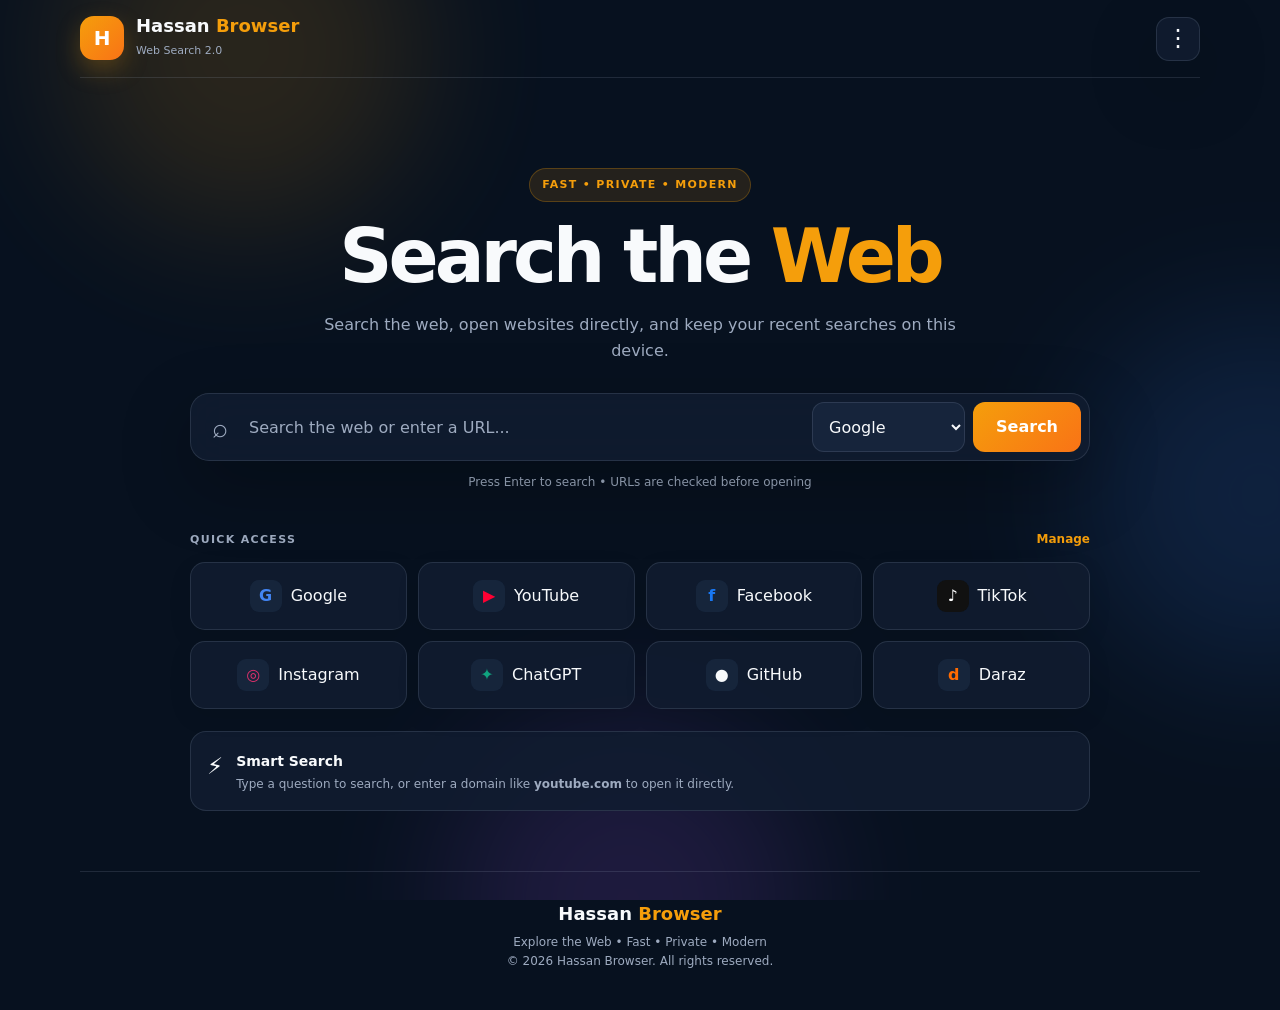
<file: index.html>
<!DOCTYPE html>
<html lang="en">
<head>
  <meta charset="UTF-8">
  <meta name="viewport" content="width=device-width, initial-scale=1.0">
  <meta name="description" content="Hassan Browser 2.0 — fast, modern and privacy-focused web search interface.">
  <meta name="theme-color" content="#f59e0b">
  <title>Hassan Browser 2.0</title>
  <link rel="icon" href="./icon.svg" type="image/svg+xml">
  <link rel="stylesheet" href="./style.css">
    <link rel="manifest" href="./manifest.json">
</head>

<body>
  <div class="background" aria-hidden="true">
    <div class="orb orb-one"></div>
    <div class="orb orb-two"></div>
    <div class="orb orb-three"></div>
  </div>

  <header class="header">
    <a class="brand" href="#home" aria-label="Hassan Browser home">
      <div class="logo">H</div>
      <div class="brand-text">
        <h2>Hassan <span>Browser</span></h2>
        <small>Web Search 2.0</small>
      </div>
    </a>

    <div class="menu-container">
      <button class="menu-btn" id="menuBtn" type="button" aria-label="Open menu"
              aria-expanded="false" aria-controls="dropdownMenu">⋮</button>

      <nav class="dropdown-menu" id="dropdownMenu" aria-label="Main navigation">
        <button type="button" data-section="home">⌂ Home</button>
        <button type="button" data-section="history">◷ History</button>
        <button type="button" data-section="featuresSection">✦ Features</button>
        <button type="button" data-section="aboutSection">ⓘ About</button>
        <button type="button" data-section="privacySection">🔒 Privacy</button>
        <button type="button" data-section="settingsSection">⚙ Settings</button>
        <button type="button" id="themeBtn">☀️ Light Mode</button>
        <button type="button" id="installBtn" hidden>📲 Install App</button>
      </nav>
    </div>
  </header>

  <main id="home">
    <section class="hero">
      <div class="hero-badge">FAST • PRIVATE • MODERN</div>
      <h1>Search the <span>Web</span></h1>
      <p class="subtitle">Search the web, open websites directly, and keep your recent searches on this device.</p>

      <form class="search-box" id="searchForm" autocomplete="off">
        <span class="search-icon" aria-hidden="true">⌕</span>
        <input id="website" name="q" type="search"
               placeholder="Search the web or enter a URL..."
               aria-label="Search the web or enter a URL"
               maxlength="500" spellcheck="false" required>
        <select id="engine" aria-label="Search engine">
          <option value="google">Google</option>
          <option value="bing">Bing</option>
          <option value="duckduckgo">DuckDuckGo</option>
          <option value="brave">Brave Search</option>
        </select>
        <button id="searchBtn" type="submit">Search</button>
      </form>

      <p class="hint">Press Enter to search • URLs are checked before opening</p>

      <div class="quick-title">
        <span>QUICK ACCESS</span>
        <button id="editQuickBtn" type="button">Manage</button>
      </div>

      <section class="quick-links" id="quickLinks" aria-label="Quick access websites">
        <button class="quick-card" type="button" data-url="https://www.google.com/" data-name="Google"><span class="site-icon google">G</span><span>Google</span></button>
        <button class="quick-card" type="button" data-url="https://www.youtube.com/" data-name="YouTube"><span class="site-icon youtube">▶</span><span>YouTube</span></button>
        <button class="quick-card" type="button" data-url="https://www.facebook.com/" data-name="Facebook"><span class="site-icon facebook">f</span><span>Facebook</span></button>
        <button class="quick-card" type="button" data-url="https://www.tiktok.com/" data-name="TikTok"><span class="site-icon tiktok">♪</span><span>TikTok</span></button>
        <button class="quick-card" type="button" data-url="https://www.instagram.com/" data-name="Instagram"><span class="site-icon instagram">◎</span><span>Instagram</span></button>
        <button class="quick-card" type="button" data-url="https://chatgpt.com/" data-name="ChatGPT"><span class="site-icon chatgpt">✦</span><span>ChatGPT</span></button>
        <button class="quick-card" type="button" data-url="https://github.com/" data-name="GitHub"><span class="site-icon github">●</span><span>GitHub</span></button>
        <button class="quick-card" type="button" data-url="https://www.daraz.pk/" data-name="Daraz"><span class="site-icon daraz">d</span><span>Daraz</span></button>
      </section>

      <section class="tip-card">
        <div class="tip-icon">⚡</div>
        <div>
          <strong>Smart Search</strong>
          <p>Type a question to search, or enter a domain like <b>youtube.com</b> to open it directly.</p>
        </div>
      </section>
    </section>

    <section id="history" class="page-section hidden">
      <div class="section-header">
        <div>
          <span class="section-label">YOUR ACTIVITY</span>
          <h2>◷ Search History</h2>
        </div>
        <button class="clear-btn" id="clearBtn" type="button">Clear All</button>
      </div>
      <div id="historyList" class="history-list" aria-live="polite"></div>
    </section>

    <section id="featuresSection" class="page-section hidden">
      <span class="section-label">WHAT WE OFFER</span>
      <h2>Hassan Browser 2.0 Features</h2>
      <div class="features-grid">
        <article class="feature-card"><div>🔎</div><h3>Multi-Engine Search</h3><p>Choose Google, Bing, DuckDuckGo or Brave Search.</p></article>
        <article class="feature-card"><div>🔗</div><h3>Smart URL Detection</h3><p>Domains can be opened directly without manually adding https://.</p></article>
        <article class="feature-card"><div>🔒</div><h3>Safer URLs</h3><p>Only HTTP and HTTPS destinations are allowed by the client-side validator.</p></article>
        <article class="feature-card"><div>◷</div><h3>Local History</h3><p>Your search history is stored locally and can be cleared anytime.</p></article>
        <article class="feature-card"><div>🌙</div><h3>Theme Mode</h3><p>Switch between dark and light appearance.</p></article>
        <article class="feature-card"><div>📱</div><h3>Mobile Friendly</h3><p>Responsive layout for phones, tablets and desktops.</p></article>
      </div>
    </section>

    <section id="aboutSection" class="page-section hidden">
      <span class="section-label">ABOUT HASSAN</span>
      <h2>About Hassan Browser</h2>
      <p>Hassan Browser 2.0 is a lightweight browser-style search interface focused on a clean search experience, quick website access and local history.</p>
    </section>

    <section id="privacySection" class="page-section hidden">
      <span class="section-label">YOUR PRIVACY</span>
      <h2>Privacy</h2>
      <p>Hassan Browser 2.0 does not provide its own server-side search index. Search requests are sent to the search provider you select.</p>
      <p>Search history is stored in your browser's local storage. Clearing browser storage or using the Clear All button removes it from this device.</p>
    </section>

    <section id="settingsSection" class="page-section hidden">
      <span class="section-label">CUSTOMIZE</span>
      <h2>Settings</h2>
      <div class="settings-list">
        <div class="setting-row">
          <div><strong>Theme</strong><p>Change the browser appearance.</p></div>
          <button class="setting-action" id="settingsThemeBtn" type="button">Toggle Theme</button>
        </div>
        <div class="setting-row">
          <div><strong>Search Engine</strong><p>Choose your default search provider.</p></div>
          <select id="settingsEngine" class="setting-select">
            <option value="google">Google</option>
            <option value="bing">Bing</option>
            <option value="duckduckgo">DuckDuckGo</option>
            <option value="brave">Brave Search</option>
          </select>
        </div>
      </div>
    </section>
  </main>

  <footer class="footer">
    <div class="footer-logo">Hassan <span>Browser</span></div>
    <p>Explore the Web • Fast • Private • Modern</p>
    <p>© 2026 Hassan Browser. All rights reserved.</p>
  </footer>

  <div class="toast" id="toast" role="status" aria-live="polite"></div>
  <script src="./script.js" defer></script>
</body>
</html>
</file>
<file: style.css>
:root {
  --bg: #07111f;
  --surface: rgba(17, 29, 48, .86);
  --surface-2: rgba(25, 40, 64, .82);
  --text: #f8fafc;
  --muted: #9eabc0;
  --border: rgba(148, 163, 184, .18);
  --primary: #f59e0b;
  --primary-2: #f97316;
  --primary-soft: rgba(245, 158, 11, .12);
  --shadow: 0 24px 70px rgba(0,0,0,.28);
  --radius: 20px;
  --max: 1120px;
}

body.light {
  --bg: #f4f7fb;
  --surface: rgba(255,255,255,.9);
  --surface-2: #f8fafc;
  --text: #101828;
  --muted: #667085;
  --border: #e4e7ec;
  --primary-soft: #fff7e6;
  --shadow: 0 20px 55px rgba(16,24,40,.10);
}

* { box-sizing: border-box; margin: 0; padding: 0; }
html { scroll-behavior: smooth; }
body {
  min-height: 100vh;
  color: var(--text);
  background: var(--bg);
  font-family: Inter, ui-sans-serif, system-ui, -apple-system, BlinkMacSystemFont, "Segoe UI", sans-serif;
  line-height: 1.6;
  overflow-x: hidden;
  transition: background .3s ease, color .3s ease;
}
button, input, select { font: inherit; }
button { cursor: pointer; }
a { color: inherit; text-decoration: none; }

.background { position: fixed; inset: 0; z-index: -1; overflow: hidden; background: var(--bg); }
.orb { position: absolute; width: 360px; height: 360px; border-radius: 50%; filter: blur(70px); opacity: .14; animation: float 12s ease-in-out infinite; }
.orb-one { background: #f59e0b; top: -130px; left: 5%; }
.orb-two { background: #3b82f6; top: 35%; right: -160px; animation-delay: -4s; }
.orb-three { background: #a855f7; bottom: -180px; left: 35%; animation-delay: -8s; }
@keyframes float { 50% { transform: translate(25px, 30px) scale(1.08); } }

.header {
  width: min(calc(100% - 32px), var(--max));
  height: 78px;
  margin: auto;
  display: flex;
  align-items: center;
  justify-content: space-between;
  border-bottom: 1px solid var(--border);
}
.brand { display: flex; align-items: center; gap: 12px; }
.logo {
  width: 44px; height: 44px; display: grid; place-items: center;
  border-radius: 14px; color: white; font-size: 20px; font-weight: 900;
  background: linear-gradient(135deg, var(--primary), var(--primary-2));
  box-shadow: 0 10px 25px rgba(245,158,11,.25);
}
.brand-text h2 { font-size: 18px; line-height: 1.1; }
.brand-text h2 span, .footer-logo span, h1 span { color: var(--primary); }
.brand-text small { color: var(--muted); font-size: 11px; }

.menu-container { position: relative; }
.menu-btn {
  width: 44px; height: 44px; border: 1px solid var(--border); border-radius: 13px;
  background: var(--surface); color: var(--text); font-size: 24px; box-shadow: var(--shadow);
}
.menu-btn:hover { border-color: var(--primary); color: var(--primary); }
.dropdown-menu {
  position: absolute; right: 0; top: 52px; z-index: 50; width: 220px; padding: 8px;
  display: none; background: var(--surface); backdrop-filter: blur(18px);
  border: 1px solid var(--border); border-radius: 16px; box-shadow: var(--shadow);
}
.dropdown-menu.show { display: grid; gap: 3px; }
.dropdown-menu button {
  border: 0; border-radius: 10px; padding: 11px 12px; background: transparent;
  color: var(--text); text-align: left; font-size: 14px;
}
.dropdown-menu button:hover { background: var(--primary-soft); color: var(--primary); }

main { width: min(calc(100% - 32px), var(--max)); margin: auto; }
.hero { text-align: center; padding: 90px 0 60px; }
.hero-badge, .section-label {
  display: inline-block; color: var(--primary); font-size: 11px; font-weight: 800;
  letter-spacing: .12em;
}
.hero-badge {
  padding: 7px 12px; border: 1px solid rgba(245,158,11,.25);
  border-radius: 999px; background: var(--primary-soft); margin-bottom: 17px;
}
h1 { font-size: clamp(42px, 7vw, 74px); line-height: 1.02; letter-spacing: -.055em; }
.subtitle { max-width: 650px; margin: 18px auto 30px; color: var(--muted); font-size: 16px; }

.search-box {
  width: min(100%, 900px); min-height: 68px; margin: auto; padding: 8px;
  display: flex; align-items: center; gap: 8px;
  background: var(--surface); backdrop-filter: blur(20px);
  border: 1px solid var(--border); border-radius: 19px; box-shadow: var(--shadow);
}
.search-box:focus-within { border-color: rgba(245,158,11,.65); box-shadow: 0 0 0 4px rgba(245,158,11,.10), var(--shadow); }
.search-icon { width: 42px; color: var(--muted); font-size: 27px; }
.search-box input {
  flex: 1; min-width: 0; height: 50px; border: 0; outline: 0; background: transparent;
  color: var(--text); font-size: 16px;
}
.search-box input::placeholder { color: var(--muted); }
.search-box select, .setting-select {
  height: 50px; border: 1px solid var(--border); border-radius: 12px;
  padding: 0 12px; background: var(--surface-2); color: var(--text); outline: 0;
}
.search-box button, .setting-action {
  height: 50px; border: 0; border-radius: 12px; padding: 0 23px;
  color: white; background: linear-gradient(135deg, var(--primary), var(--primary-2));
  font-weight: 800; transition: transform .2s ease, filter .2s ease;
}
.search-box button:hover, .setting-action:hover { transform: translateY(-2px); filter: brightness(1.05); }
.hint { margin-top: 12px; color: var(--muted); font-size: 12px; }

.quick-title {
  width: min(100%, 900px); margin: 38px auto 12px;
  display: flex; justify-content: space-between; align-items: center;
  color: var(--muted); font-size: 11px; font-weight: 800; letter-spacing: .12em;
}
.quick-title button { border: 0; background: transparent; color: var(--primary); font-size: 12px; letter-spacing: 0; }
.quick-links {
  width: min(100%, 900px); margin: auto; display: grid;
  grid-template-columns: repeat(4, 1fr); gap: 11px;
}
.quick-card {
  min-height: 68px; display: flex; align-items: center; justify-content: center; gap: 9px;
  border: 1px solid var(--border); border-radius: 15px; background: var(--surface);
  color: var(--text); box-shadow: 0 8px 25px rgba(0,0,0,.08); transition: .2s ease;
}
.quick-card:hover { transform: translateY(-4px); border-color: rgba(245,158,11,.55); background: var(--primary-soft); }
.site-icon {
  width: 32px; height: 32px; display: grid; place-items: center; border-radius: 9px;
  background: var(--surface-2); font-weight: 900;
}
.google { color: #4285f4; } .youtube { color: #ff0033; } .facebook { color: #1877f2; }
.tiktok { color: #fff; background: #111; } .instagram { color: #e1306c; }
.chatgpt { color: #10a37f; } .github { color: var(--text); } .daraz { color: #ff6b00; }

.tip-card {
  width: min(100%, 900px); margin: 22px auto 0; padding: 16px;
  display: flex; gap: 13px; text-align: left; align-items: flex-start;
  border: 1px solid var(--border); border-radius: 16px; background: var(--surface);
}
.tip-icon { font-size: 23px; }
.tip-card strong { font-size: 14px; }
.tip-card p { color: var(--muted); font-size: 12px; margin-top: 2px; }

.page-section {
  width: min(100%, 900px); margin: 35px auto 70px; padding: 30px;
  background: var(--surface); backdrop-filter: blur(18px);
  border: 1px solid var(--border); border-radius: var(--radius); box-shadow: var(--shadow);
}
.page-section h2 { font-size: 27px; margin: 4px 0 16px; letter-spacing: -.03em; }
.page-section > p { color: var(--muted); font-size: 14px; margin-top: 12px; }
.hidden { display: none !important; }

.section-header { display: flex; justify-content: space-between; align-items: center; gap: 15px; }
.clear-btn { border: 1px solid var(--border); border-radius: 10px; padding: 9px 13px; background: transparent; color: var(--muted); }
.clear-btn:hover { color: #ef4444; border-color: #ef4444; }
.history-list { display: grid; gap: 9px; margin-top: 18px; }
.history-item {
  display: flex; align-items: center; gap: 12px; padding: 13px;
  border: 1px solid var(--border); border-radius: 13px; background: var(--surface-2);
}
.history-info { flex: 1; min-width: 0; text-align: left; }
.history-query { overflow: hidden; text-overflow: ellipsis; white-space: nowrap; font-size: 14px; font-weight: 650; }
.history-time { color: var(--muted); font-size: 11px; }
.history-open, .history-delete {
  width: 35px; height: 35px; border: 1px solid var(--border); border-radius: 9px;
  background: transparent; color: var(--text);
}
.history-open:hover { color: var(--primary); } .history-delete:hover { color: #ef4444; }
.empty-history { padding: 30px; color: var(--muted); text-align: center; }

.features-grid { display: grid; grid-template-columns: repeat(3, 1fr); gap: 12px; }
.feature-card { padding: 19px; border: 1px solid var(--border); border-radius: 15px; background: var(--surface-2); }
.feature-card > div { font-size: 24px; margin-bottom: 9px; }
.feature-card h3 { font-size: 15px; margin-bottom: 4px; }
.feature-card p { color: var(--muted); font-size: 12px; }
.settings-list { display: grid; gap: 10px; }
.setting-row {
  display: flex; align-items: center; justify-content: space-between; gap: 20px;
  padding: 16px; border: 1px solid var(--border); border-radius: 14px; background: var(--surface-2);
}
.setting-row p { color: var(--muted); font-size: 12px; }

.footer {
  width: min(calc(100% - 32px), var(--max)); margin: 0 auto; padding: 28px 0 38px;
  border-top: 1px solid var(--border); color: var(--muted); text-align: center; font-size: 12px;
}
.footer-logo { color: var(--text); font-size: 18px; font-weight: 800; margin-bottom: 4px; }

.toast {
  position: fixed; left: 50%; bottom: 25px; z-index: 100;
  transform: translate(-50%, 30px); opacity: 0; pointer-events: none;
  padding: 11px 16px; border-radius: 12px; color: white; background: #111827;
  box-shadow: var(--shadow); font-size: 13px; transition: .25s ease;
}
.toast.show { opacity: 1; transform: translate(-50%, 0); }

:focus-visible { outline: 3px solid rgba(245,158,11,.35); outline-offset: 3px; }

@media (max-width: 760px) {
  .header { height: 68px; width: min(calc(100% - 24px), var(--max)); }
  main { width: min(calc(100% - 24px), var(--max)); }
  .hero { padding: 62px 0 45px; }
  h1 { font-size: 44px; }
  .search-box { flex-wrap: wrap; padding: 8px; }
  .search-icon { width: 34px; }
  .search-box input { flex: 1 1 calc(100% - 42px); }
  .search-box select, .search-box button { flex: 1; }
  .quick-links { grid-template-columns: repeat(2, 1fr); }
  .features-grid { grid-template-columns: repeat(2, 1fr); }
  .page-section { padding: 22px; }
}

@media (max-width: 430px) {
  .brand-text small { display: none; }
  h1 { font-size: 38px; }
  .subtitle { font-size: 14px; }
  .search-box select, .search-box button { flex-basis: 100%; width: 100%; }
  .quick-links { grid-template-columns: 1fr 1fr; }
  .features-grid { grid-template-columns: 1fr; }
  .setting-row { align-items: flex-start; flex-direction: column; }
  .setting-action, .setting-select { width: 100%; }
}
</file>
